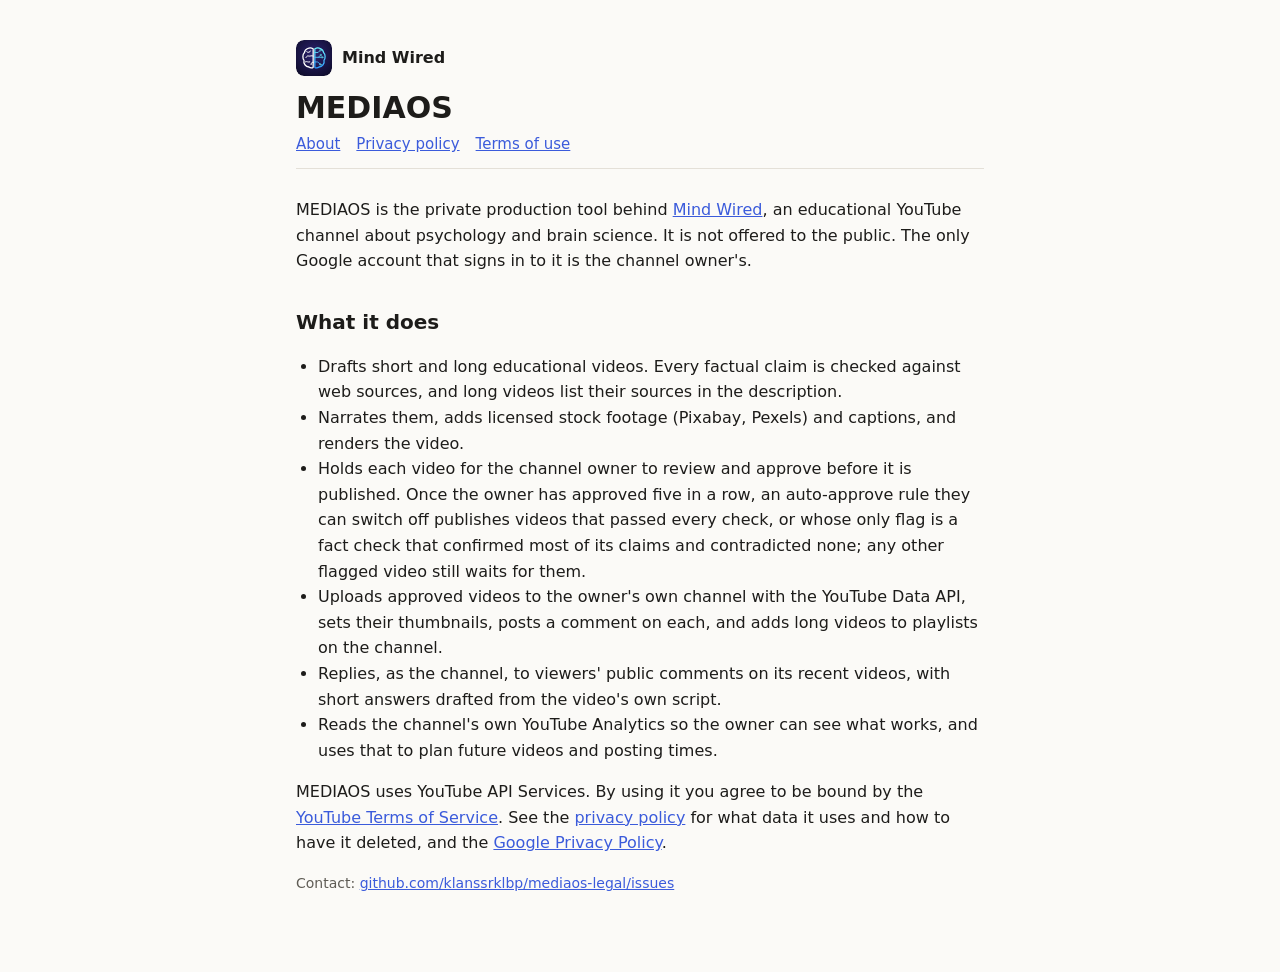
<file: index.html>
<!doctype html>
<html lang="en">
<head>
<meta charset="utf-8">
<meta name="viewport" content="width=device-width, initial-scale=1">
<title>MEDIAOS</title>
<link rel="stylesheet" href="style.css">
<link rel="icon" href="icon.svg" type="image/svg+xml">
</head>
<body>
<main>
<header>
  <a class="brand" href="index.html"><img src="icon.svg" alt="" width="36" height="36">Mind Wired</a>
  <h1>MEDIAOS</h1>
  <nav><a href="index.html">About</a><a href="privacy.html">Privacy policy</a><a href="terms.html">Terms of use</a></nav>
</header>

<p>MEDIAOS is the private production tool behind
<a href="https://www.youtube.com/channel/UC03Km7HQGzirD11yuq0Xg3w">Mind Wired</a>, an educational YouTube channel about psychology and brain science.
It is not offered to the public. The only Google account that signs in to it is the channel owner's.</p>

<h2>What it does</h2>
<ul>
  <li>Drafts short and long educational videos. Every factual claim is checked against web sources, and long videos list their sources in the description.</li>
  <li>Narrates them, adds licensed stock footage (Pixabay, Pexels) and captions, and renders the video.</li>
  <li>Holds each video for the channel owner to review and approve before it is published. Once the owner has approved five in a row, an auto-approve rule they can switch off publishes videos that passed every check, or whose only flag is a fact check that confirmed most of its claims and contradicted none; any other flagged video still waits for them.</li>
  <li>Uploads approved videos to the owner's own channel with the YouTube Data API, sets their thumbnails, posts a comment on each, and adds long videos to playlists on the channel.</li>
  <li>Replies, as the channel, to viewers' public comments on its recent videos, with short answers drafted from the video's own script.</li>
  <li>Reads the channel's own YouTube Analytics so the owner can see what works, and uses that to plan future videos and posting times.</li>
</ul>

<p>MEDIAOS uses YouTube API Services. By using it you agree to be bound by the
<a href="https://www.youtube.com/t/terms">YouTube Terms of Service</a>.
See the <a href="privacy.html">privacy policy</a> for what data it uses and how to have it deleted, and the
<a href="https://policies.google.com/privacy">Google Privacy Policy</a>.</p>

<p class="muted">Contact: <a href="https://github.com/klanssrklbp/mediaos-legal/issues">github.com/klanssrklbp/mediaos-legal/issues</a></p>
</main>
</body>
</html>
</file>
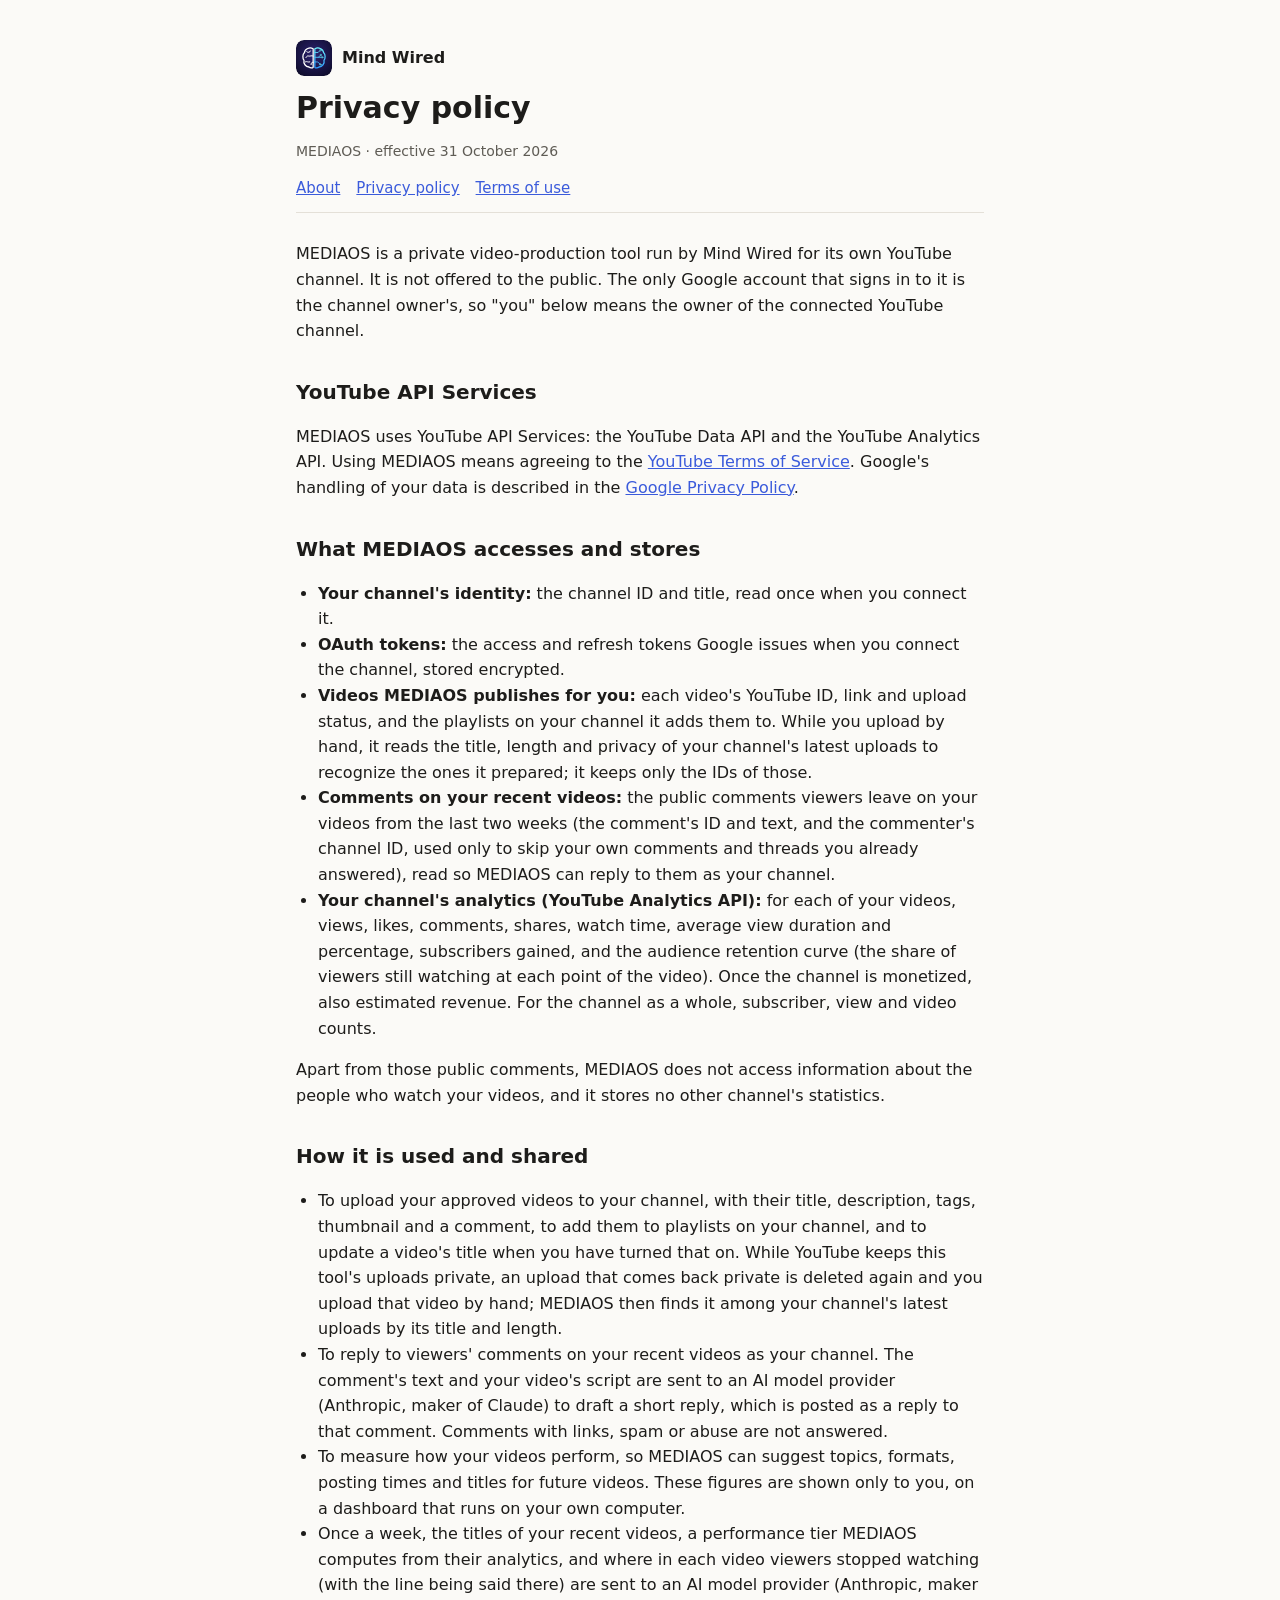
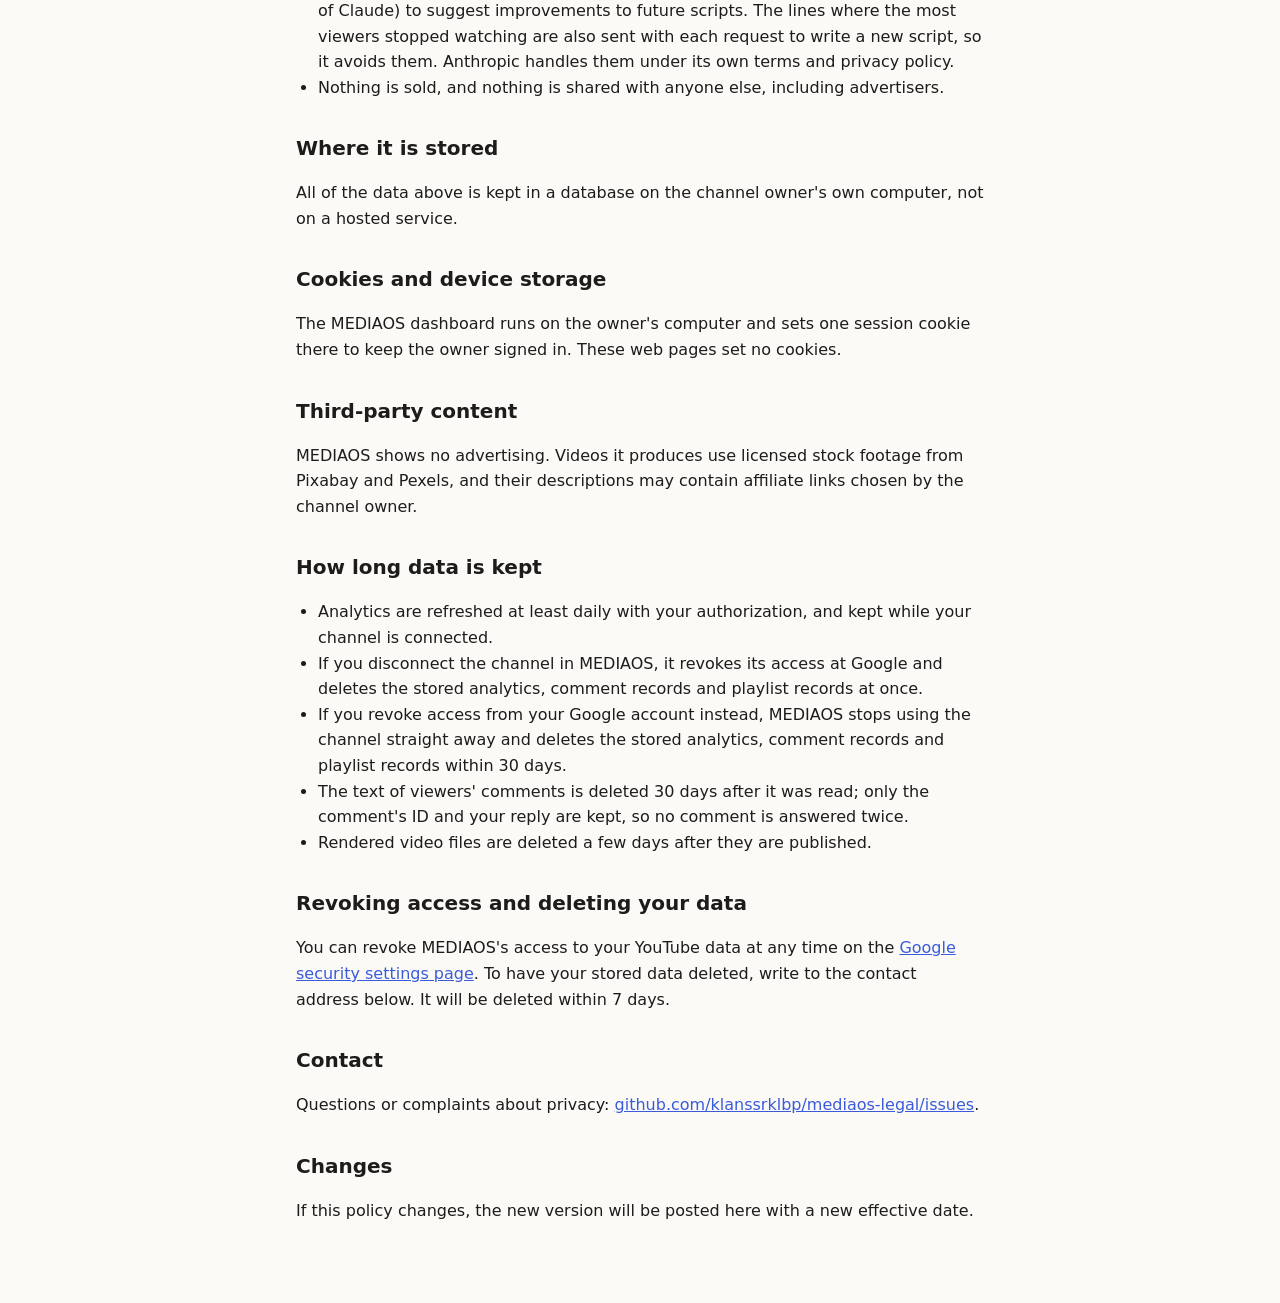
<file: privacy.html>
<!doctype html>
<html lang="en">
<head>
<meta charset="utf-8">
<meta name="viewport" content="width=device-width, initial-scale=1">
<title>MEDIAOS Privacy Policy</title>
<link rel="stylesheet" href="style.css">
<link rel="icon" href="icon.svg" type="image/svg+xml">
</head>
<body>
<main>
<header>
  <a class="brand" href="index.html"><img src="icon.svg" alt="" width="36" height="36">Mind Wired</a>
  <h1>Privacy policy</h1>
  <p class="muted">MEDIAOS · effective 31 October 2026</p>
  <nav><a href="index.html">About</a><a href="privacy.html">Privacy policy</a><a href="terms.html">Terms of use</a></nav>
</header>

<p>MEDIAOS is a private video-production tool run by Mind Wired for its own YouTube channel. It is not offered to the public.
The only Google account that signs in to it is the channel owner's, so "you" below means the owner of the connected YouTube channel.</p>

<h2>YouTube API Services</h2>
<p>MEDIAOS uses YouTube API Services: the YouTube Data API and the YouTube Analytics API. Using MEDIAOS means agreeing to the
<a href="https://www.youtube.com/t/terms">YouTube Terms of Service</a>. Google's handling of your data is described in the
<a href="https://policies.google.com/privacy">Google Privacy Policy</a>.</p>

<h2>What MEDIAOS accesses and stores</h2>
<ul>
  <li><b>Your channel's identity:</b> the channel ID and title, read once when you connect it.</li>
  <li><b>OAuth tokens:</b> the access and refresh tokens Google issues when you connect the channel, stored encrypted.</li>
  <li><b>Videos MEDIAOS publishes for you:</b> each video's YouTube ID, link and upload status, and the playlists on your channel it adds them to. While you upload by hand, it reads the title, length and privacy of your channel's latest uploads to recognize the ones it prepared; it keeps only the IDs of those.</li>
  <li><b>Comments on your recent videos:</b> the public comments viewers leave on your videos from the last two weeks (the comment's ID and text, and the commenter's channel ID, used only to skip your own comments and threads you already answered), read so MEDIAOS can reply to them as your channel.</li>
  <li><b>Your channel's analytics (YouTube Analytics API):</b> for each of your videos, views, likes, comments, shares,
    watch time, average view duration and percentage, subscribers gained, and the audience retention curve (the share of viewers still watching at each point of the video). Once the channel is monetized, also estimated revenue.
    For the channel as a whole, subscriber, view and video counts.</li>
</ul>
<p>Apart from those public comments, MEDIAOS does not access information about the people who watch your videos, and it stores no other channel's statistics.</p>

<h2>How it is used and shared</h2>
<ul>
  <li>To upload your approved videos to your channel, with their title, description, tags, thumbnail and a comment, to add them to playlists on your channel, and to update a video's title when you have turned that on. While YouTube keeps this tool's uploads private, an upload that comes back private is deleted again and you upload that video by hand; MEDIAOS then finds it among your channel's latest uploads by its title and length.</li>
  <li>To reply to viewers' comments on your recent videos as your channel. The comment's text and your video's script are sent to an AI model provider (Anthropic, maker of Claude) to draft a short reply, which is posted as a reply to that comment. Comments with links, spam or abuse are not answered.</li>
  <li>To measure how your videos perform, so MEDIAOS can suggest topics, formats, posting times and titles for future videos.
    These figures are shown only to you, on a dashboard that runs on your own computer.</li>
  <li>Once a week, the titles of your recent videos, a performance tier MEDIAOS computes from their analytics, and where in each video viewers stopped watching (with the line being said there) are sent to an AI model provider
    (Anthropic, maker of Claude) to suggest improvements to future scripts. The lines where the most viewers stopped watching are also sent with each request to write a new script, so it avoids them. Anthropic handles them under its own terms and privacy policy.</li>
  <li>Nothing is sold, and nothing is shared with anyone else, including advertisers.</li>
</ul>

<h2>Where it is stored</h2>
<p>All of the data above is kept in a database on the channel owner's own computer, not on a hosted service.</p>

<h2>Cookies and device storage</h2>
<p>The MEDIAOS dashboard runs on the owner's computer and sets one session cookie there to keep the owner signed in.
These web pages set no cookies.</p>

<h2>Third-party content</h2>
<p>MEDIAOS shows no advertising. Videos it produces use licensed stock footage from Pixabay and Pexels, and their descriptions may contain
affiliate links chosen by the channel owner.</p>

<h2>How long data is kept</h2>
<ul>
  <li>Analytics are refreshed at least daily with your authorization, and kept while your channel is connected.</li>
  <li>If you disconnect the channel in MEDIAOS, it revokes its access at Google and deletes the stored analytics, comment records and playlist records at once.</li>
  <li>If you revoke access from your Google account instead, MEDIAOS stops using the channel straight away and deletes the stored analytics, comment records and playlist records within 30 days.</li>
  <li>The text of viewers' comments is deleted 30 days after it was read; only the comment's ID and your reply are kept, so no comment is answered twice.</li>
  <li>Rendered video files are deleted a few days after they are published.</li>
</ul>

<h2>Revoking access and deleting your data</h2>
<p>You can revoke MEDIAOS's access to your YouTube data at any time on the
<a href="https://security.google.com/settings/security/permissions">Google security settings page</a>.
To have your stored data deleted, write to the contact address below. It will be deleted within 7 days.</p>

<h2>Contact</h2>
<p>Questions or complaints about privacy: <a href="https://github.com/klanssrklbp/mediaos-legal/issues">github.com/klanssrklbp/mediaos-legal/issues</a>.</p>

<h2>Changes</h2>
<p>If this policy changes, the new version will be posted here with a new effective date.</p>
</main>
</body>
</html>
</file>
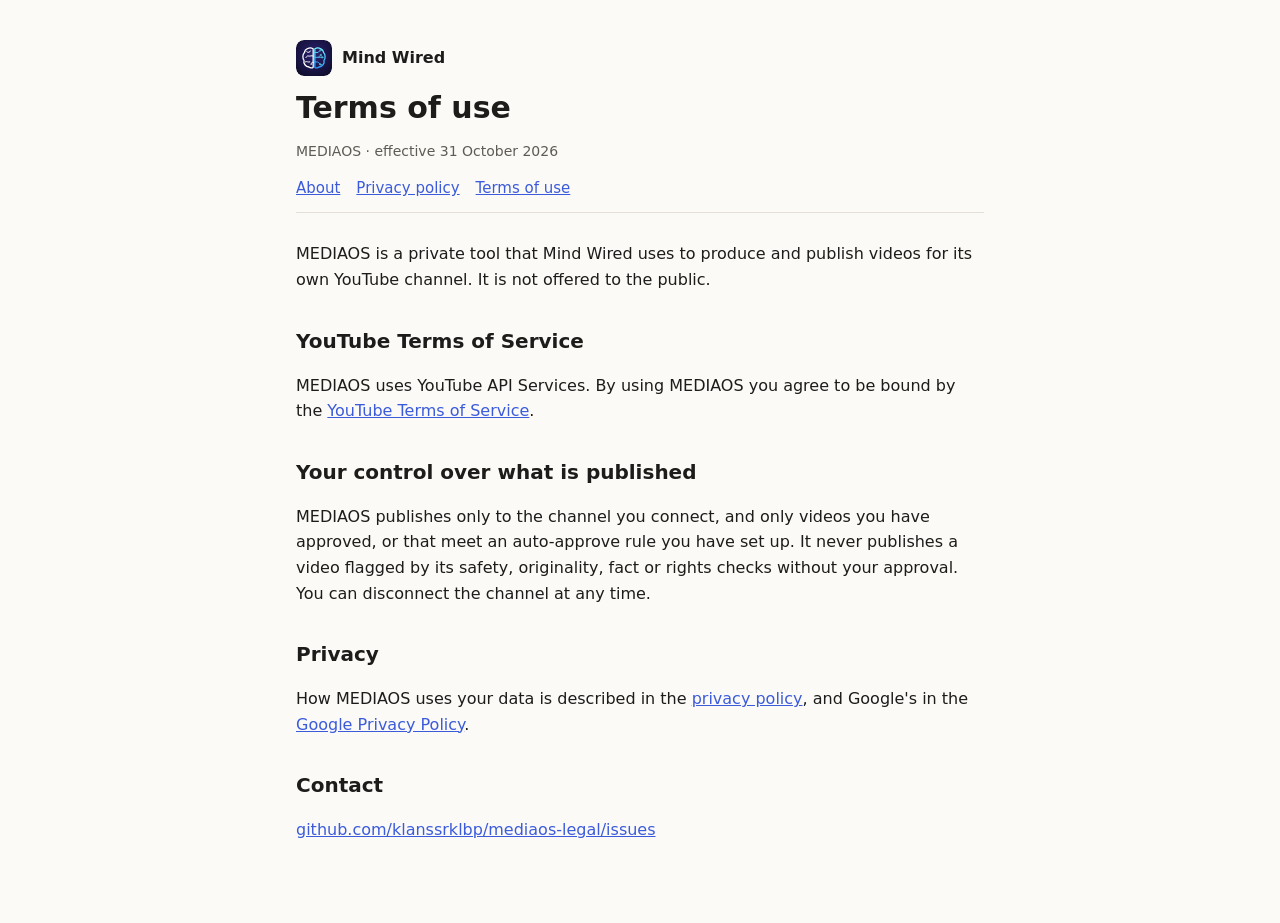
<file: terms.html>
<!doctype html>
<html lang="en">
<head>
<meta charset="utf-8">
<meta name="viewport" content="width=device-width, initial-scale=1">
<title>MEDIAOS Terms of Use</title>
<link rel="stylesheet" href="style.css">
<link rel="icon" href="icon.svg" type="image/svg+xml">
</head>
<body>
<main>
<header>
  <a class="brand" href="index.html"><img src="icon.svg" alt="" width="36" height="36">Mind Wired</a>
  <h1>Terms of use</h1>
  <p class="muted">MEDIAOS · effective 31 October 2026</p>
  <nav><a href="index.html">About</a><a href="privacy.html">Privacy policy</a><a href="terms.html">Terms of use</a></nav>
</header>

<p>MEDIAOS is a private tool that Mind Wired uses to produce and publish videos for its own YouTube channel. It is not offered to the public.</p>

<h2>YouTube Terms of Service</h2>
<p>MEDIAOS uses YouTube API Services. By using MEDIAOS you agree to be bound by the
<a href="https://www.youtube.com/t/terms">YouTube Terms of Service</a>.</p>

<h2>Your control over what is published</h2>
<p>MEDIAOS publishes only to the channel you connect, and only videos you have approved, or that meet an auto-approve rule you have set up.
It never publishes a video flagged by its safety, originality, fact or rights checks without your approval.
You can disconnect the channel at any time.</p>

<h2>Privacy</h2>
<p>How MEDIAOS uses your data is described in the <a href="privacy.html">privacy policy</a>, and Google's in the
<a href="https://policies.google.com/privacy">Google Privacy Policy</a>.</p>

<h2>Contact</h2>
<p><a href="https://github.com/klanssrklbp/mediaos-legal/issues">github.com/klanssrklbp/mediaos-legal/issues</a></p>
</main>
</body>
</html>
</file>
<file: style.css>
:root {
  --bg: #fbfaf7;
  --ink: #1d1c1a;
  --muted: #5f5c55;
  --line: #e4e0d8;
  --accent: #3b5bdb;
}
@media (prefers-color-scheme: dark) {
  :root:not([data-theme="light"]) {
    --bg: #161514;
    --ink: #ecebe7;
    --muted: #a8a49b;
    --line: #2e2c29;
    --accent: #8ea4ff;
  }
}
:root[data-theme="dark"] {
  --bg: #161514;
  --ink: #ecebe7;
  --muted: #a8a49b;
  --line: #2e2c29;
  --accent: #8ea4ff;
}
* { box-sizing: border-box; }
body {
  margin: 0;
  background: var(--bg);
  color: var(--ink);
  font: 16px/1.6 system-ui, -apple-system, "Segoe UI", Roboto, sans-serif;
}
main { max-width: 720px; margin: 0 auto; padding: 40px 16px 64px; }
header { border-bottom: 1px solid var(--line); margin-bottom: 28px; padding-bottom: 12px; }
header nav { display: flex; gap: 16px; flex-wrap: wrap; font-size: 15px; }
h1 { font-size: 30px; line-height: 1.2; margin: 0 0 6px; }
h2 { font-size: 20px; margin: 32px 0 8px; }
p, li { color: var(--ink); }
.muted { color: var(--muted); font-size: 14px; }
a { color: var(--accent); }
ul { padding-left: 22px; }
.brand { display: inline-flex; align-items: center; gap: 10px; margin-bottom: 14px; color: var(--ink); font-weight: 700; text-decoration: none; }
.brand img { border-radius: 8px; }
</file>
